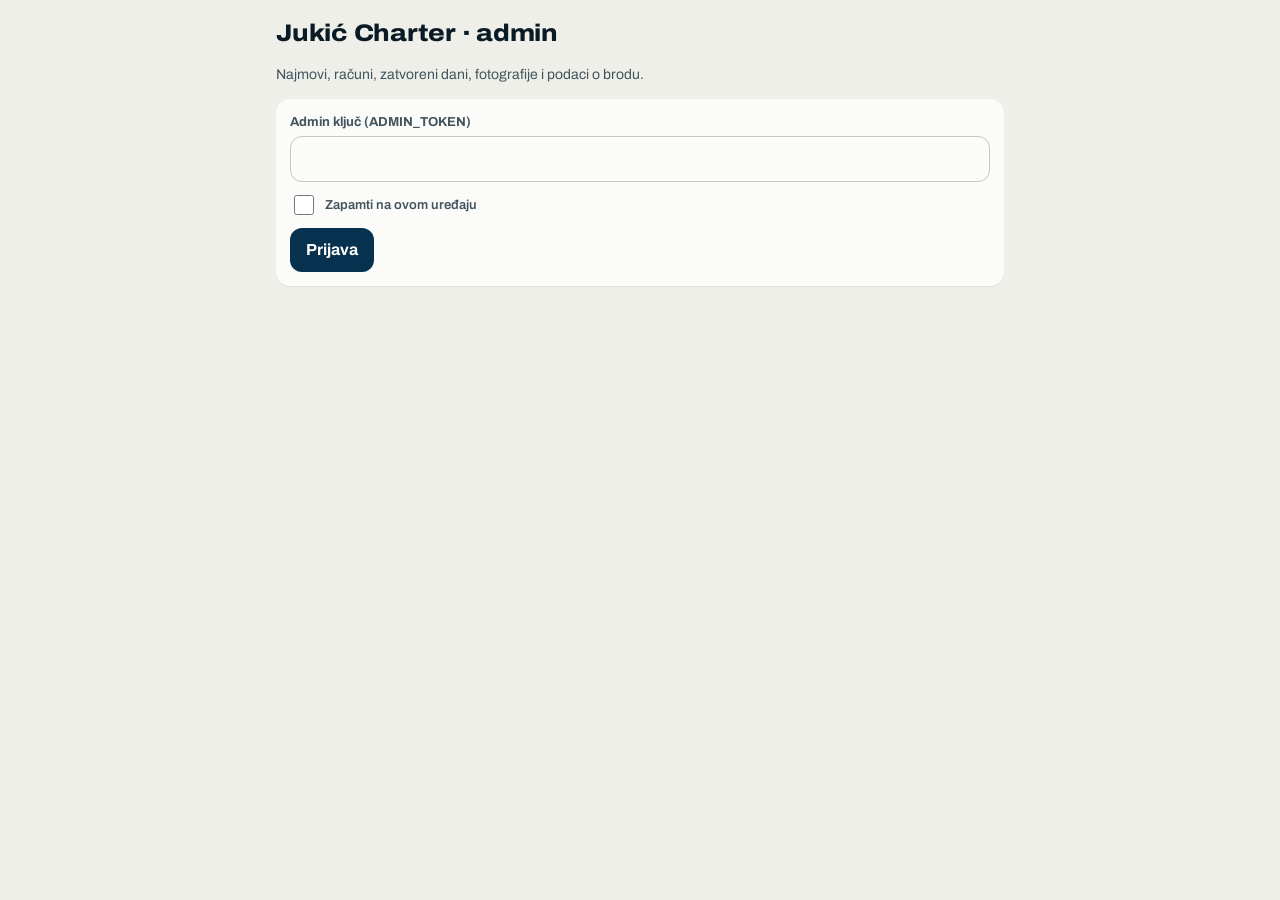
<file: admin/index.html>
<!doctype html>
<html lang="hr">
<head>
<meta charset="utf-8">
<meta name="viewport" content="width=device-width, initial-scale=1, viewport-fit=cover">
<meta name="robots" content="noindex, nofollow">
<title>Jukić Charter · admin</title>
<link rel="icon" href="../img/icon.svg" type="image/svg+xml">
<link rel="stylesheet" href="../css/fonts.css">
<style>
  :root { --sea-deep: #06324f; --sea: #0a5c8a; --karst: #edefe8; --karst-2: #e1e4db; --stone: #c3c8bd; --ink: #0b1b26; --ink-2: #44545e; --signal: #f2b705; --white: #fbfcf9; --ok: #1f8a5b; --warn: #b07400; --danger: #c9361f; }
  * { box-sizing: border-box; }
  [hidden] { display: none !important; }
  html { -webkit-tap-highlight-color: transparent; }
  body { margin: 0; font: 400 1rem/1.45 'Archivo', system-ui, sans-serif; color: var(--ink); background: var(--karst); }
  main { max-width: 760px; margin: 0 auto; padding: calc(16px + env(safe-area-inset-top, 0px)) 16px calc(40px + env(safe-area-inset-bottom, 0px)); }
  h1 { font-stretch: 112%; font-weight: 800; font-size: 1.5rem; margin: 0 0 4px; letter-spacing: -0.01em; }
  h2 { font-size: 1.0625rem; margin: 32px 0 10px; }
  .muted { color: var(--ink-2); font-size: 0.875rem; }
  .card { background: var(--white); border-radius: 14px; padding: 14px; box-shadow: 0 1px 0 rgb(11 27 38 / 0.06); }
  input, select, textarea, button { font: inherit; font-size: 16px; color: inherit; }
  input, select, textarea { min-height: 46px; padding: 0 10px; border: 1.5px solid var(--stone); border-radius: 12px; background: var(--white); width: 100%; }
  textarea { padding: 10px; resize: vertical; }
  input:focus, select:focus, textarea:focus { outline: none; border-color: var(--sea); box-shadow: 0 0 0 3px rgb(10 92 138 / 0.15); }
  label { display: grid; gap: 4px; font-size: 0.8125rem; font-weight: 700; color: var(--ink-2); }
  .btn { min-height: 44px; padding: 0 16px; border: 0; border-radius: 12px; background: var(--sea-deep); color: var(--white); font-weight: 700; cursor: pointer; touch-action: manipulation; transition: transform 120ms cubic-bezier(0.23, 1, 0.32, 1); display: inline-grid; place-items: center; text-decoration: none; }
  .btn:active { transform: scale(0.97); }
  .btn[disabled] { opacity: 0.5; }
  .btn--light { background: var(--karst-2); color: var(--ink); }
  .btn--danger { background: none; color: var(--danger); box-shadow: inset 0 0 0 1.5px currentColor; }
  .btn--icon { width: 44px; padding: 0; }
  .grid { display: grid; gap: 10px; grid-template-columns: 1fr 1fr; }
  .grid .wide { grid-column: 1 / -1; }
  .row--3 { display: grid; gap: 8px; grid-template-columns: 1fr 1fr; }
  @media (min-width: 640px) { .row--3 { grid-template-columns: 1fr 1fr 1.6fr auto; align-items: end; } .grid { grid-template-columns: repeat(3, 1fr); } }
  .bk { display: grid; gap: 4px; padding: 12px 14px; border-radius: 14px; background: var(--white); margin-bottom: 8px; }
  .bk__top { display: flex; justify-content: space-between; gap: 10px; align-items: baseline; }
  .bk__name { font-weight: 800; overflow-wrap: anywhere; }
  .bk__money { font-weight: 800; font-variant-numeric: tabular-nums; white-space: nowrap; }
  .bk a:not(.btn) { color: var(--sea); font-weight: 600; overflow-wrap: anywhere; }
  .bk__actions { display: flex; gap: 8px; flex-wrap: wrap; margin-top: 6px; }
  .tag { display: inline-block; padding: 1px 8px; border-radius: 6px; font-size: 0.75rem; font-weight: 800; letter-spacing: 0.02em; background: var(--karst-2); }
  .tag--confirmed { background: #d9f0e4; color: #0f5236; }
  .tag--pending { background: #fdf0d2; color: #6b4600; }
  .tag--cancelled, .tag--err { background: #fbe1dc; color: #6f1b0f; }
  .tag--block { background: var(--sea-deep); color: var(--white); }
  .err { color: var(--danger); font-weight: 600; }
  .ok { color: var(--ok); font-weight: 600; }
  .empty { padding: 18px; text-align: center; color: var(--ink-2); background: var(--white); border-radius: 14px; }
  code { font-size: 0.8125rem; background: var(--karst-2); padding: 2px 6px; border-radius: 6px; overflow-wrap: anywhere; }
  .drop { display: grid; place-items: center; gap: 6px; padding: 22px 14px; border: 2px dashed var(--stone); border-radius: 14px; background: var(--white); text-align: center; cursor: pointer; }
  .drop[data-over] { border-color: var(--sea); background: #e8f3f6; }
  .drop input { display: none; }
  .photos { display: grid; gap: 10px; margin-top: 10px; }
  .ph { display: grid; grid-template-columns: 96px 1fr; gap: 10px; padding: 10px; border-radius: 14px; background: var(--white); align-items: start; }
  .ph img { width: 96px; height: 72px; object-fit: cover; border-radius: 10px; background: var(--karst-2); }
  .ph__fields { display: grid; gap: 6px; min-width: 0; }
  .ph__fields input { min-height: 40px; }
  .ph__actions { display: flex; gap: 6px; flex-wrap: wrap; }
  .ph__first { font-size: 0.75rem; font-weight: 800; color: var(--sea); }
  .progress { font-size: 0.875rem; color: var(--ink-2); }
</style>
</head>
<body>
<main>
  <h1>Jukić Charter · admin</h1>
  <p class="muted">Najmovi, računi, zatvoreni dani, fotografije i podaci o brodu.</p>

  <form id="login" class="card" hidden>
    <label>Admin ključ (ADMIN_TOKEN)<input name="token" type="password" autocomplete="current-password" required></label>
    <label style="display:flex;gap:8px;align-items:center;margin:10px 0;font-weight:600"><input type="checkbox" name="remember" style="width:20px;height:20px;min-height:0">Zapamti na ovom uređaju</label>
    <button class="btn" type="submit">Prijava</button>
    <p class="err" id="loginErr" hidden></p>
  </form>

  <div id="app" hidden>
    <h2>Nadolazeći najmovi</h2>
    <div id="list" aria-live="polite"></div>

    <h2>Zatvori dane</h2>
    <form id="blockForm" class="card">
      <div class="row--3">
        <label>Od<input name="from" type="date" required></label>
        <label>Do (uključivo)<input name="to" type="date"></label>
        <label>Napomena<input name="note" maxlength="200" placeholder="npr. telefonska rezervacija, servis"></label>
        <button class="btn" type="submit">Zatvori</button>
      </div>
      <p class="err" id="blockErr" hidden></p>
    </form>

    <h2>Fotografije broda</h2>
    <p class="muted">Prva fotografija je naslovna na stranici. Fotografije se prije slanja smanje na najviše 2000 px. Opis (alt) čitaju čitači ekrana i tražilice.</p>
    <label class="drop" id="drop">
      <input type="file" id="files" accept="image/jpeg,image/png,image/webp,image/heic" multiple>
      <strong>Dodaj fotografije</strong>
      <span class="muted">Tapni ili povuci ovdje · JPG, PNG, WebP</span>
    </label>
    <p class="progress" id="progress" aria-live="polite"></p>
    <div class="photos" id="photos"></div>

    <h2>Podaci o brodu</h2>
    <form id="boatForm" class="card">
      <div class="grid">
        <label class="wide">Model<input name="model" maxlength="80"></label>
        <label>Godina<input name="year" inputmode="numeric"></label>
        <label>Duljina (m)<input name="lengthM" inputmode="decimal"></label>
        <label>Širina (m)<input name="beamM" inputmode="decimal"></label>
        <label class="wide">Motor<input name="engine" maxlength="80" placeholder="npr. Yamaha F200"></label>
        <label>Najviše osoba<input name="maxGuests" inputmode="numeric"></label>
        <label>Ležajevi<input name="berths" inputmode="numeric"></label>
        <label>Gorivo (L)<input name="fuelTankL" inputmode="numeric"></label>
        <label>Voda (L)<input name="waterTankL" inputmode="numeric"></label>
        <label class="wide">Opis (HR)<textarea name="description_hr" rows="3" maxlength="1200"></textarea></label>
        <label class="wide">Opis (EN)<textarea name="description_en" rows="3" maxlength="1200"></textarea></label>
        <label class="wide">Oprema (HR), jedna stavka po retku<textarea name="features_hr" rows="5"></textarea></label>
        <label class="wide">Oprema (EN), jedna stavka po retku<textarea name="features_en" rows="5"></textarea></label>
      </div>
      <p style="display:flex;gap:10px;align-items:center;margin:12px 0 0"><button class="btn" type="submit">Spremi</button><span id="boatMsg" aria-live="polite"></span></p>
    </form>

    <h2>Kalendar na mobitelu</h2>
    <p class="muted">Pretplati se u Google ili Apple kalendaru na adresu (umjesto TOKEN upiši ICAL_TOKEN):<br><code id="ical"></code></p>
    <p><button class="btn btn--light" type="button" id="logout">Odjava</button></p>
  </div>
</main>
<script src="../js/config.js"></script>
<script type="module">
  const $ = (s) => document.querySelector(s);
  const esc = (s) => String(s ?? '').replace(/[&<>"']/g, (c) => ({ '&': '&amp;', '<': '&lt;', '>': '&gt;', '"': '&quot;', "'": '&#39;' }[c]));
  const store = { get() { try { return sessionStorage.getItem('adm') || localStorage.getItem('adm'); } catch { return null; } },
    set(t, remember) { try { (remember ? localStorage : sessionStorage).setItem('adm', t); } catch {} },
    clear() { try { sessionStorage.removeItem('adm'); localStorage.removeItem('adm'); } catch {} } };
  let token = store.get();
  const api = async (path, opts = {}) => {
    const headers = { Authorization: 'Bearer ' + token };
    if (!(opts.body instanceof FormData)) headers['Content-Type'] = 'application/json';
    const r = await fetch('../api/admin/' + path, { ...opts, headers });
    if (r.status === 401) { store.clear(); token = null; show(); throw new Error('unauthorized'); }
    const j = await r.json().catch(() => ({}));
    if (!r.ok) throw new Error(j.error || ('HTTP ' + r.status));
    return j;
  };

  /* ---------- Bookings ---------- */
  const STATUS = { confirmed: 'plaćeno', pending: 'čeka plaćanje', cancelled: 'otkazano' };
  const money = (c, cur) => new Intl.NumberFormat('hr-HR', { style: 'currency', currency: cur || 'EUR' }).format(c / 100);
  const fmt = (iso) => new Date(iso + 'T12:00:00Z').toLocaleDateString('hr-HR', { weekday: 'short', day: 'numeric', month: 'long', timeZone: 'UTC' });
  const next = (iso) => { const d = new Date(iso + 'T12:00:00Z'); d.setUTCDate(d.getUTCDate() + 1); return d.toISOString().slice(0, 10); };
  const dani = (n) => `${n} ${n % 10 === 1 && n % 100 !== 11 ? 'dan' : 'dana'}`;
  const invoiceLine = (b) => {
    if (b.status !== 'confirmed') return '';
    if (b.invoice_number) return `<span>Račun <b>${esc(b.invoice_number)}</b>${b.invoice_pdf ? ` · <a href="${esc(b.invoice_pdf)}" target="_blank" rel="noopener">PDF</a>` : ''}</span>`;
    return `<span><span class="tag tag--err">račun nije izdan</span> ${esc(b.invoice_error || '')}</span>`;
  };

  async function loadBookings() {
    const { bookings, blocks } = await api('bookings');
    const ranges = [];
    for (const k of blocks) {
      const last = ranges[ranges.length - 1];
      if (last && next(last.to) === k.date && (last.note || '') === (k.note || '')) last.to = k.date;
      else ranges.push({ from: k.date, to: k.date, note: k.note });
    }
    const items = [...bookings.map((b) => ({ kind: 'b', date: b.date, b })), ...ranges.map((k) => ({ kind: 'k', date: k.from, k }))]
      .sort((a, b) => a.date.localeCompare(b.date));
    if (!items.length) { $('#list').innerHTML = '<p class="empty">Nema nadolazećih najmova ni zatvorenih dana.</p>'; return; }
    $('#list').innerHTML = items.map((i) => i.kind === 'k'
      ? `<div class="bk"><div class="bk__top"><span><span class="tag tag--block">zatvoreno</span> ${esc(fmt(i.k.from))}${i.k.to !== i.k.from ? ` – ${esc(fmt(i.k.to))}` : ''}</span></div>${i.k.note ? `<span class="muted">${esc(i.k.note)}</span>` : ''}<div class="bk__actions"><button class="btn btn--light" data-unblock="${i.k.from}|${i.k.to}">Otvori ponovno</button></div></div>`
      : `<div class="bk"><div class="bk__top"><span class="bk__name">${esc(i.b.name)}</span><span class="bk__money">${money(i.b.paid_cents, i.b.currency)}${i.b.total_cents > i.b.paid_cents ? ` / ${money(i.b.total_cents, i.b.currency)}` : ''}</span></div>
          <span><span class="tag tag--${i.b.status}">${STATUS[i.b.status] || i.b.status}</span> <b>${esc(fmt(i.b.date))} – ${esc(fmt(i.b.end_date))}</b> · ${dani(i.b.days)} · ${i.b.guests} os.</span>
          ${i.b.status === 'confirmed' && i.b.total_cents > i.b.paid_cents ? `<span>Naplatiti i fakturirati pri preuzimanju: <b>${money(i.b.total_cents - i.b.paid_cents, i.b.currency)}</b></span>` : ''}
          ${invoiceLine(i.b)}
          <span>${i.b.phone ? `<a href="tel:${esc(i.b.phone.replace(/\s/g, ''))}">${esc(i.b.phone)}</a> · ` : ''}<a href="mailto:${esc(i.b.email)}">${esc(i.b.email)}</a></span>
          ${i.b.note ? `<span class="muted">${esc(i.b.note)}</span>` : ''}
          <div class="bk__actions">${i.b.status === 'confirmed' && !i.b.invoice_number ? `<button class="btn" data-invoice="${esc(i.b.id)}">Izdaj račun</button>` : ''}${i.b.stripe_payment ? `<a class="btn btn--light" href="https://dashboard.stripe.com/payments/${esc(i.b.stripe_payment)}" target="_blank" rel="noopener">U Stripeu</a>` : ''}${i.b.status === 'confirmed' ? `<button class="btn btn--danger" data-cancel="${esc(i.b.id)}">Otkaži</button>` : ''}</div></div>`).join('');
  }
  $('#list').addEventListener('click', async (e) => {
    const c = e.target.closest('[data-cancel]');
    if (c && confirm('Otkazati najam? Dani se oslobađaju. Povrat novca i storno računa napravi u Stripeu i Solu.')) { await api('bookings', { method: 'POST', body: JSON.stringify({ action: 'cancel', id: c.dataset.cancel }) }); loadBookings(); }
    const u = e.target.closest('[data-unblock]');
    if (u) { const [from, to] = u.dataset.unblock.split('|'); await api('blocks', { method: 'DELETE', body: JSON.stringify({ from, to }) }); loadBookings(); }
    const inv = e.target.closest('[data-invoice]');
    if (inv) {
      inv.disabled = true; inv.textContent = 'Izdajem…';
      try { const r = await api('bookings', { method: 'POST', body: JSON.stringify({ action: 'invoice', id: inv.dataset.invoice }) }); if (!r.ok) alert('Račun nije izdan: ' + (r.invoice && r.invoice.error)); }
      catch (err) { alert('Račun nije izdan: ' + err.message); }
      loadBookings();
    }
  });
  $('#blockForm').addEventListener('submit', async (e) => {
    e.preventDefault(); const f = e.target;
    try { await api('blocks', { method: 'POST', body: JSON.stringify({ from: f.from.value, to: f.to.value || f.from.value, note: f.note.value }) }); f.reset(); $('#blockErr').hidden = true; loadBookings(); }
    catch (err) { $('#blockErr').textContent = 'Dani nisu zatvoreni: ' + err.message; $('#blockErr').hidden = false; }
  });

  /* ---------- Photos ---------- */
  let photos = [];
  async function loadPhotos() {
    const r = await fetch('../api/boat', { cache: 'no-store' }).then((x) => x.json()).catch(() => ({ photos: [] }));
    photos = r.photos || [];
    renderPhotos();
  }
  function renderPhotos() {
    $('#photos').innerHTML = photos.length ? photos.map((p, i) => `<div class="ph" data-id="${p.id}">
        <img src="..${esc(p.url)}" alt="" loading="lazy">
        <div class="ph__fields">
          ${i === 0 ? '<span class="ph__first">Naslovna</span>' : ''}
          <input data-alt="hr" value="${esc(p.alt_hr || '')}" placeholder="Opis (HR), npr. Krma s ljestvama za kupanje" maxlength="160">
          <input data-alt="en" value="${esc(p.alt_en || '')}" placeholder="Description (EN)" maxlength="160">
          <div class="ph__actions">
            <button class="btn btn--light btn--icon" data-move="-1" ${i === 0 ? 'disabled' : ''} aria-label="Pomakni gore">↑</button>
            <button class="btn btn--light btn--icon" data-move="1" ${i === photos.length - 1 ? 'disabled' : ''} aria-label="Pomakni dolje">↓</button>
            <button class="btn btn--danger" data-del>Obriši</button>
          </div>
        </div></div>`).join('') : '<p class="empty">Još nema fotografija. Dok ih ne dodaš, stranica prikazuje ilustraciju broda.</p>';
  }
  // Resize in the browser so uploads are fast on a phone connection and files stay small.
  async function shrink(file) {
    const bmp = await createImageBitmap(file, { imageOrientation: 'from-image' }).catch(() => null);
    if (!bmp) return { blob: file, width: null, height: null };
    const scale = Math.min(1, 2000 / Math.max(bmp.width, bmp.height));
    const w = Math.round(bmp.width * scale), h = Math.round(bmp.height * scale);
    const c = document.createElement('canvas'); c.width = w; c.height = h;
    c.getContext('2d').drawImage(bmp, 0, 0, w, h);
    const blob = await new Promise((res) => c.toBlob(res, 'image/jpeg', 0.85));
    return { blob, width: w, height: h };
  }
  async function upload(files) {
    const list = [...files].filter((f) => /^image\//.test(f.type) || /\.(heic|jpe?g|png|webp)$/i.test(f.name));
    for (let i = 0; i < list.length; i++) {
      $('#progress').textContent = `Šaljem ${i + 1} od ${list.length}…`;
      try {
        const { blob, width, height } = await shrink(list[i]);
        const fd = new FormData();
        fd.append('file', blob, 'photo.jpg'); if (width) { fd.append('width', width); fd.append('height', height); }
        await api('photos', { method: 'POST', body: fd });
      } catch (err) { $('#progress').innerHTML = `<span class="err">${esc(list[i].name)} nije poslana: ${esc(err.message)}</span>`; return loadPhotos(); }
    }
    $('#progress').innerHTML = `<span class="ok">Dodano: ${list.length}.</span>`;
    loadPhotos();
  }
  $('#files').addEventListener('change', (e) => { upload(e.target.files); e.target.value = ''; });
  const drop = $('#drop');
  drop.addEventListener('dragover', (e) => { e.preventDefault(); drop.setAttribute('data-over', ''); });
  drop.addEventListener('dragleave', () => drop.removeAttribute('data-over'));
  drop.addEventListener('drop', (e) => { e.preventDefault(); drop.removeAttribute('data-over'); upload(e.dataTransfer.files); });
  $('#photos').addEventListener('click', async (e) => {
    const row = e.target.closest('.ph'); if (!row) return;
    const id = row.dataset.id, i = photos.findIndex((p) => p.id === id);
    const mv = e.target.closest('[data-move]');
    if (mv) {
      const j = i + +mv.dataset.move; if (j < 0 || j >= photos.length) return;
      [photos[i], photos[j]] = [photos[j], photos[i]]; renderPhotos();
      await api('photos', { method: 'PATCH', body: JSON.stringify({ order: photos.map((p) => p.id) }) });
    }
    if (e.target.closest('[data-del]') && confirm('Obrisati fotografiju?')) { await api('photos', { method: 'DELETE', body: JSON.stringify({ id }) }); loadPhotos(); }
  });
  $('#photos').addEventListener('change', async (e) => {
    const row = e.target.closest('.ph'); if (!row || !e.target.dataset.alt) return;
    const alt_hr = row.querySelector('[data-alt="hr"]').value, alt_en = row.querySelector('[data-alt="en"]').value;
    await api('photos', { method: 'PATCH', body: JSON.stringify({ id: row.dataset.id, alt_hr, alt_en }) });
  });

  /* ---------- Boat details ---------- */
  const FIELDS = ['model', 'year', 'lengthM', 'beamM', 'engine', 'maxGuests', 'berths', 'fuelTankL', 'waterTankL', 'description_hr', 'description_en'];
  async function loadBoat() {
    const { details } = await api('boat');
    const C = window.CHARTER || { boat: {} };
    // First time: start from what the website shows today.
    const d = details || { model: C.boat.model, lengthM: C.boat.lengthM, engine: C.boat.engine, maxGuests: C.boat.maxGuests, fuelTankL: C.boat.fuelTankL, features_hr: C.boat.features };
    const f = $('#boatForm');
    FIELDS.forEach((k) => (f[k].value = d[k] ?? ''));
    f.features_hr.value = (d.features_hr || []).join('\n');
    f.features_en.value = (d.features_en || []).join('\n');
  }
  $('#boatForm').addEventListener('submit', async (e) => {
    e.preventDefault(); const f = e.target;
    const details = Object.fromEntries(FIELDS.map((k) => [k, f[k].value]));
    details.features_hr = f.features_hr.value; details.features_en = f.features_en.value;
    try { await api('boat', { method: 'PUT', body: JSON.stringify({ details }) }); $('#boatMsg').innerHTML = '<span class="ok">Spremljeno. Stranica prikazuje nove podatke.</span>'; }
    catch (err) { $('#boatMsg').innerHTML = `<span class="err">Nije spremljeno: ${esc(err.message)}</span>`; }
  });

  /* ---------- Session ---------- */
  function show() {
    $('#login').hidden = !!token; $('#app').hidden = !token;
    if (!token) return;
    $('#ical').textContent = `${location.origin}/api/calendar.ics?token=TOKEN`;
    loadBookings().catch((e) => { if (e.message !== 'unauthorized') $('#list').innerHTML = `<p class="err">Ne mogu učitati najmove (${esc(e.message)}).</p>`; });
    loadPhotos(); loadBoat().catch(() => {});
  }
  $('#login').addEventListener('submit', async (e) => {
    e.preventDefault();
    token = e.target.token.value.trim();
    try { await api('bookings'); store.set(token, e.target.remember.checked); $('#loginErr').hidden = true; show(); }
    catch { $('#loginErr').textContent = 'Ključ nije ispravan ili server nije postavljen.'; $('#loginErr').hidden = false; token = null; show(); }
  });
  $('#logout').addEventListener('click', () => { store.clear(); token = null; show(); });
  show();
</script>
</body>
</html>
</file>
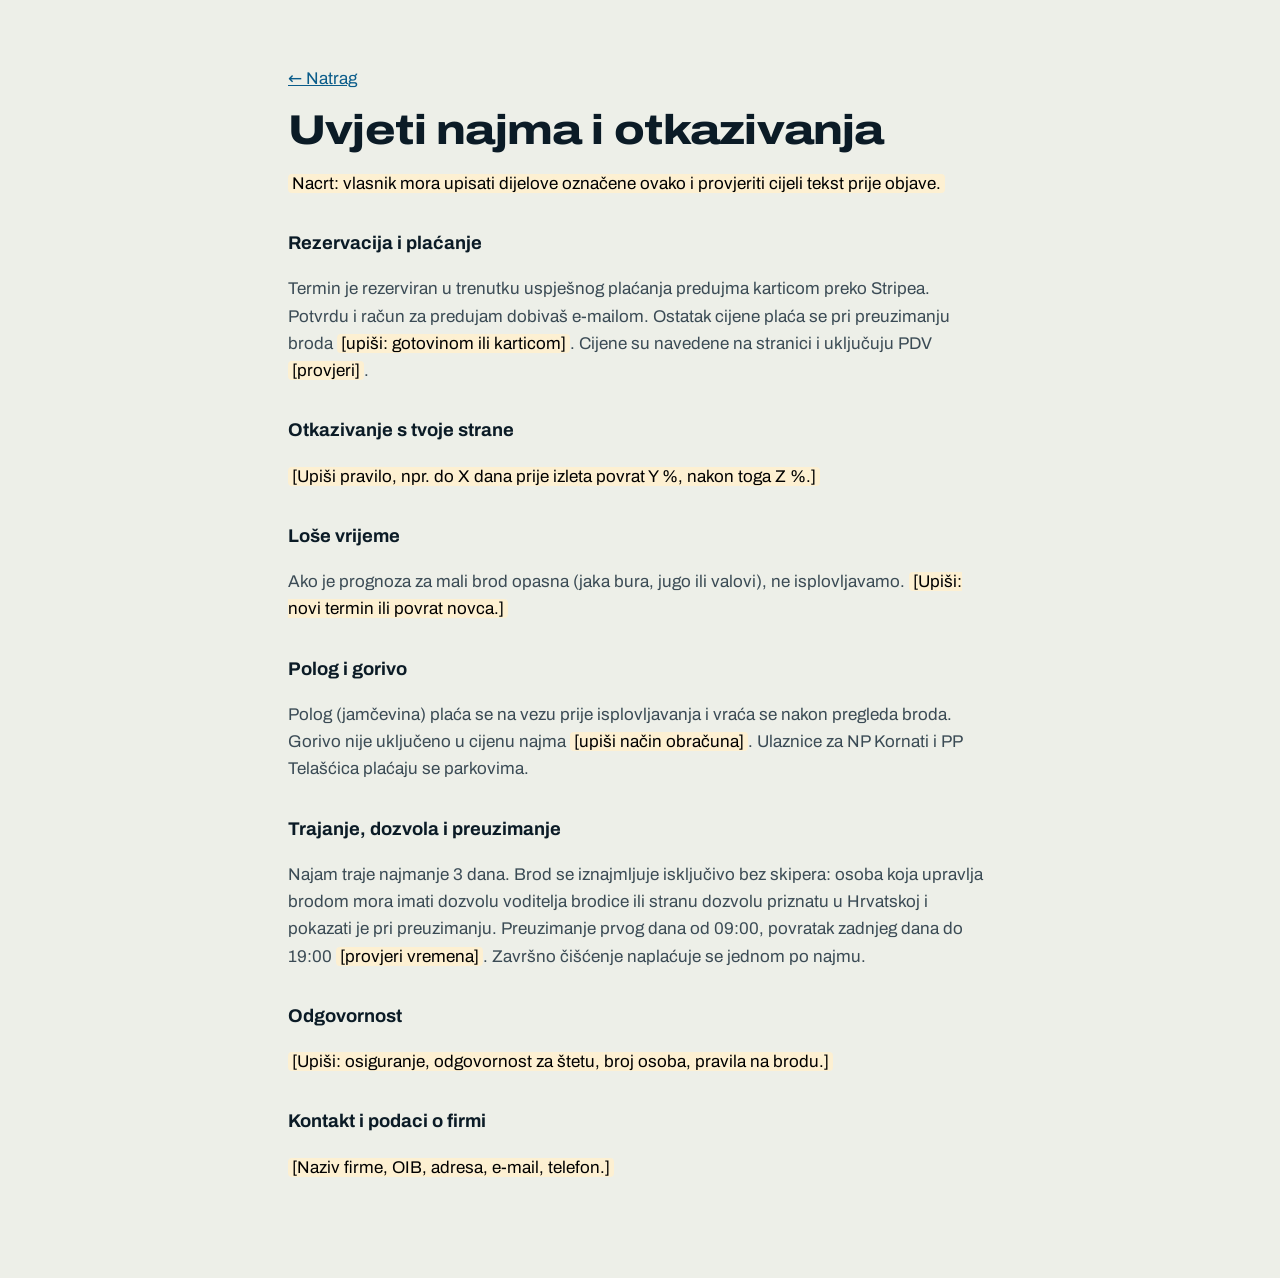
<file: uvjeti/index.html>
<!doctype html>
<html lang="hr">
<head>
<meta charset="utf-8">
<meta name="viewport" content="width=device-width, initial-scale=1, viewport-fit=cover">
<title>Uvjeti najma i otkazivanja</title>
<meta name="description" content="Uvjeti najma broda Merry Fisher 795 bez skipera: rezervacija i plaćanje, otkazivanje, loše vrijeme, polog, gorivo i dozvola.">
<link rel="icon" href="../img/icon.svg" type="image/svg+xml">
<link rel="stylesheet" href="../css/fonts.css">
<style>
  body { margin: 0; font: 400 1.0625rem/1.6 'Archivo', system-ui, sans-serif; color: #0b1b26; background: #edefe8; }
  main { max-width: 44rem; margin: 0 auto; padding: 48px 16px 80px; }
  h1 { font-stretch: 118%; font-weight: 800; font-size: clamp(1.9rem, 1.4rem + 2vw, 2.6rem); line-height: 1.05; letter-spacing: -0.02em; margin: 0 0 0.5rem; }
  h2 { font-size: 1.15rem; margin: 2rem 0 0.4rem; }
  p, li { color: #3b4b55; }
  a { color: #0a5c8a; }
  mark { background: #fdf0d2; padding: 0 4px; border-radius: 4px; }
</style>
</head>
<body>
<main>
  <p><a href="../">← Natrag</a></p>
  <h1>Uvjeti najma i otkazivanja</h1>
  <p><mark>Nacrt: vlasnik mora upisati dijelove označene ovako i provjeriti cijeli tekst prije objave.</mark></p>

  <h2>Rezervacija i plaćanje</h2>
  <p>Termin je rezerviran u trenutku uspješnog plaćanja predujma karticom preko Stripea. Potvrdu i račun za predujam dobivaš e-mailom. Ostatak cijene plaća se pri preuzimanju broda <mark>[upiši: gotovinom ili karticom]</mark>. Cijene su navedene na stranici i uključuju PDV <mark>[provjeri]</mark>.</p>

  <h2>Otkazivanje s tvoje strane</h2>
  <p><mark>[Upiši pravilo, npr. do X dana prije izleta povrat Y %, nakon toga Z %.]</mark></p>

  <h2>Loše vrijeme</h2>
  <p>Ako je prognoza za mali brod opasna (jaka bura, jugo ili valovi), ne isplovljavamo. <mark>[Upiši: novi termin ili povrat novca.]</mark></p>

  <h2>Polog i gorivo</h2>
  <p>Polog (jamčevina) plaća se na vezu prije isplovljavanja i vraća se nakon pregleda broda. Gorivo nije uključeno u cijenu najma <mark>[upiši način obračuna]</mark>. Ulaznice za NP Kornati i PP Telašćica plaćaju se parkovima.</p>

  <h2>Trajanje, dozvola i preuzimanje</h2>
  <p>Najam traje najmanje 3 dana. Brod se iznajmljuje isključivo bez skipera: osoba koja upravlja brodom mora imati dozvolu voditelja brodice ili stranu dozvolu priznatu u Hrvatskoj i pokazati je pri preuzimanju. Preuzimanje prvog dana od 09:00, povratak zadnjeg dana do 19:00 <mark>[provjeri vremena]</mark>. Završno čišćenje naplaćuje se jednom po najmu.</p>

  <h2>Odgovornost</h2>
  <p><mark>[Upiši: osiguranje, odgovornost za štetu, broj osoba, pravila na brodu.]</mark></p>

  <h2>Kontakt i podaci o firmi</h2>
  <p><mark>[Naziv firme, OIB, adresa, e-mail, telefon.]</mark></p>
</main>
</body>
</html>
</file>
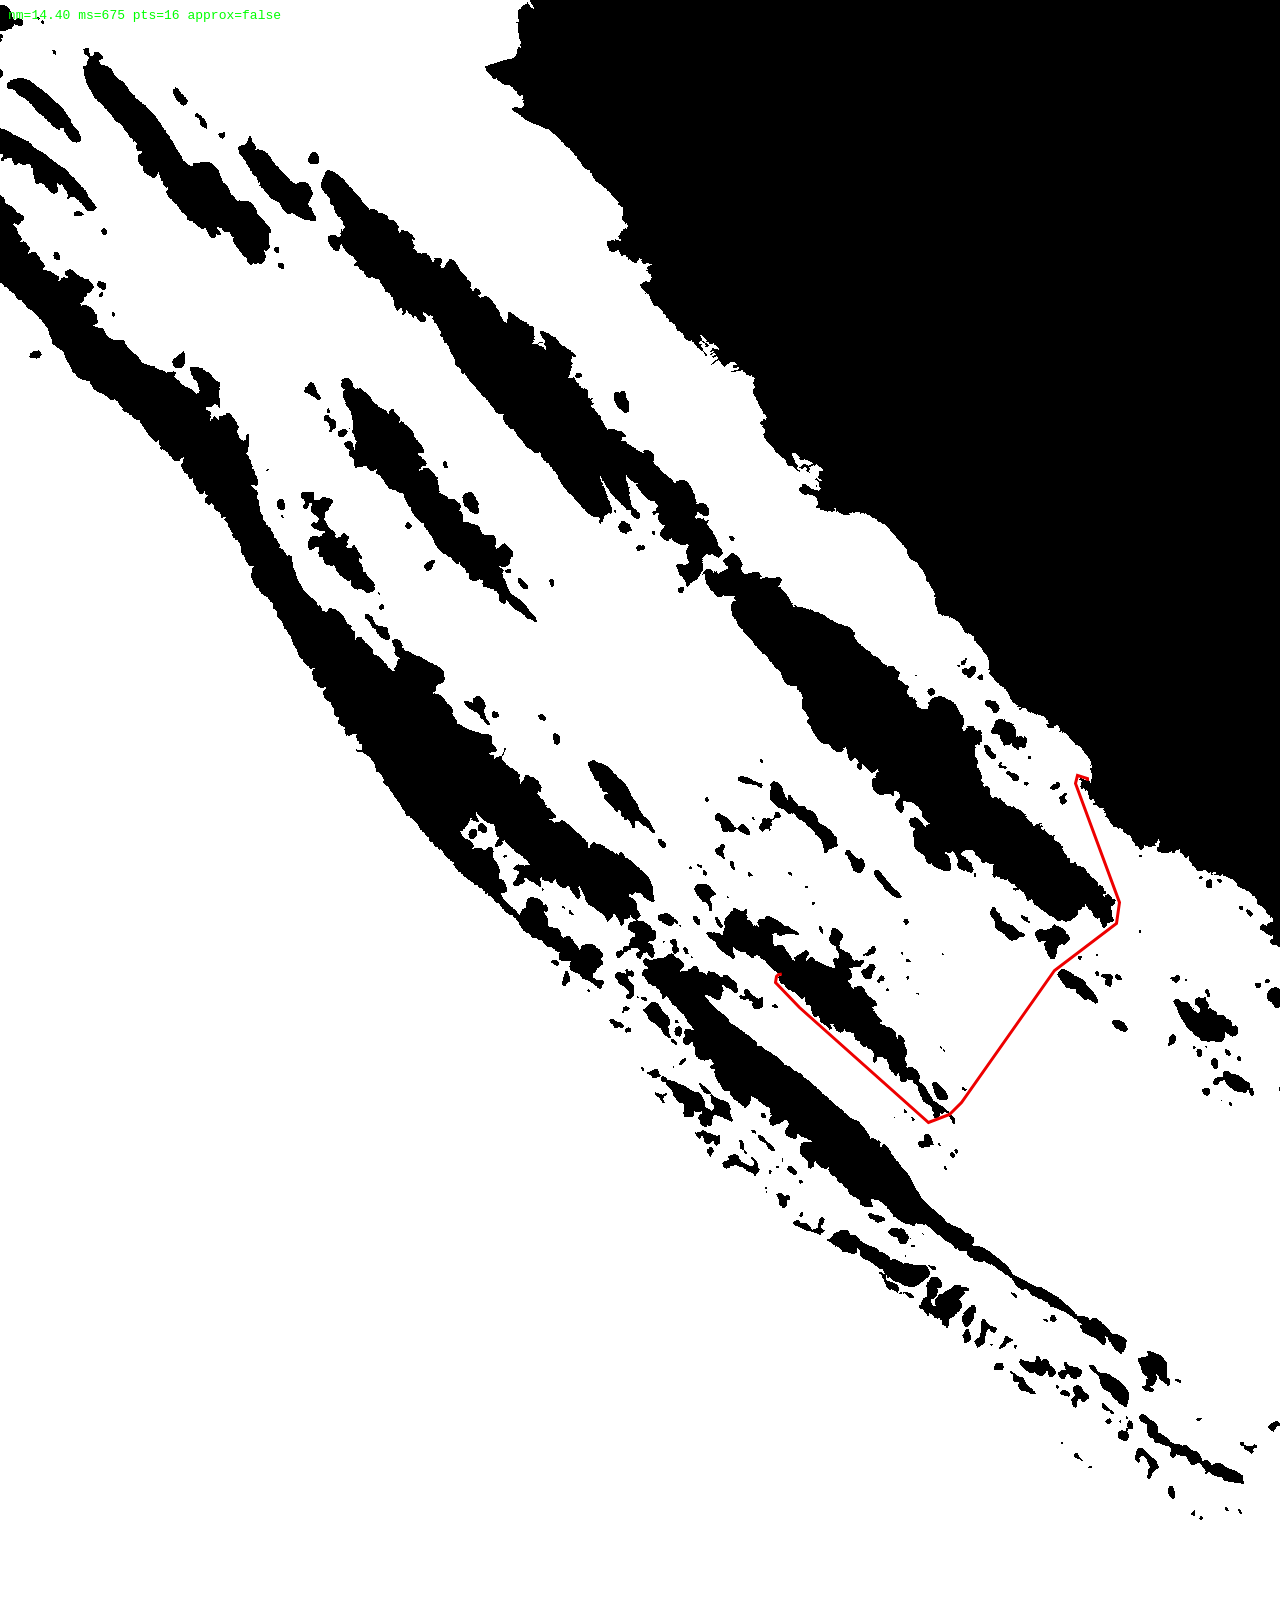
<file: tools/route-test.html>
<!doctype html>
<meta charset="utf-8">
<title>Route test</title>
<body style="margin:0;background:#000">
<canvas id="c"></canvas>
<pre id="o" style="position:fixed;top:0;left:0;color:#0f0;margin:8px"></pre>
<script src="../js/router.js"></script>
<script>
// Dev tool: draws the fine mask and a test route. Open /tools/route-test.html?a=lon,lat&b=lon,lat
(async () => {
  const q = new URLSearchParams(location.search);
  const a = (q.get('a') || '15.4425,43.9395').split(',').map(Number);
  const b = (q.get('b') || '15.2900,43.8700').split(',').map(Number);
  const meta = await (await fetch('../data/mask-fine.json')).json();
  const img = new Image(); img.src = '../data/mask-fine.png'; await img.decode();
  const c = document.getElementById('c'); c.width = meta.cols; c.height = meta.rows;
  const x = c.getContext('2d'); x.drawImage(img, 0, 0);
  const r = await SeaRouter.create('../');
  const t0 = performance.now();
  const res = await r.route([a, b]);
  const ms = performance.now() - t0;
  x.strokeStyle = '#e00'; x.lineWidth = 3; x.beginPath();
  for (const leg of res.legs) leg.coords.forEach(([lon, lat], i) => {
    const px = (lon - meta.west) / meta.dLon, py = (meta.north - lat) / meta.dLat;
    i ? x.lineTo(px, py) : x.moveTo(px, py);
  });
  x.stroke();
  window.__res = res;
  document.getElementById('o').textContent = `nm=${res.nm.toFixed(2)} ms=${ms.toFixed(0)} pts=${res.legs[0].coords.length} approx=${res.legs[0].approx}`;
})();
</script>
</file>
<file: css/fonts.css>
/* Archivo (SIL Open Font License), self-hosted: variable width 62–125 and weight 100–900. */
@font-face { font-family: 'Archivo'; font-style: normal; font-weight: 100 900; font-stretch: 62% 125%; font-display: swap;
  src: url(../fonts/archivo-latin-ext.woff2) format('woff2');
  unicode-range: U+0100-02BA, U+02BD-02C5, U+02C7-02CC, U+02CE-02D7, U+02DD-02FF, U+0304, U+0308, U+0329, U+1D00-1DBF, U+1E00-1E9F, U+1EF2-1EFF, U+2020, U+20A0-20AB, U+20AD-20C4, U+2113, U+2C60-2C7F, U+A720-A7FF; }
@font-face { font-family: 'Archivo'; font-style: normal; font-weight: 100 900; font-stretch: 62% 125%; font-display: swap;
  src: url(../fonts/archivo-latin.woff2) format('woff2');
  unicode-range: U+0000-00FF, U+0131, U+0152-0153, U+02BB-02BC, U+02C6, U+02DA, U+02DC, U+0304, U+0308, U+0329, U+2000-206F, U+20AC, U+2122, U+2191, U+2193, U+2212, U+2215, U+FEFF, U+FFFD; }
@font-face { font-family: 'Archivo'; font-style: italic; font-weight: 100 900; font-stretch: 62% 125%; font-display: swap;
  src: url(../fonts/archivo-italic-latin-ext.woff2) format('woff2');
  unicode-range: U+0100-02BA, U+02BD-02C5, U+02C7-02CC, U+02CE-02D7, U+02DD-02FF, U+0304, U+0308, U+0329, U+1D00-1DBF, U+1E00-1E9F, U+1EF2-1EFF, U+2020, U+20A0-20AB, U+20AD-20C4, U+2113, U+2C60-2C7F, U+A720-A7FF; }
@font-face { font-family: 'Archivo'; font-style: italic; font-weight: 100 900; font-stretch: 62% 125%; font-display: swap;
  src: url(../fonts/archivo-italic-latin.woff2) format('woff2');
  unicode-range: U+0000-00FF, U+0131, U+0152-0153, U+02BB-02BC, U+02C6, U+02DA, U+02DC, U+0304, U+0308, U+0329, U+2000-206F, U+20AC, U+2122, U+2191, U+2193, U+2212, U+2215, U+FEFF, U+FFFD; }
</file>
